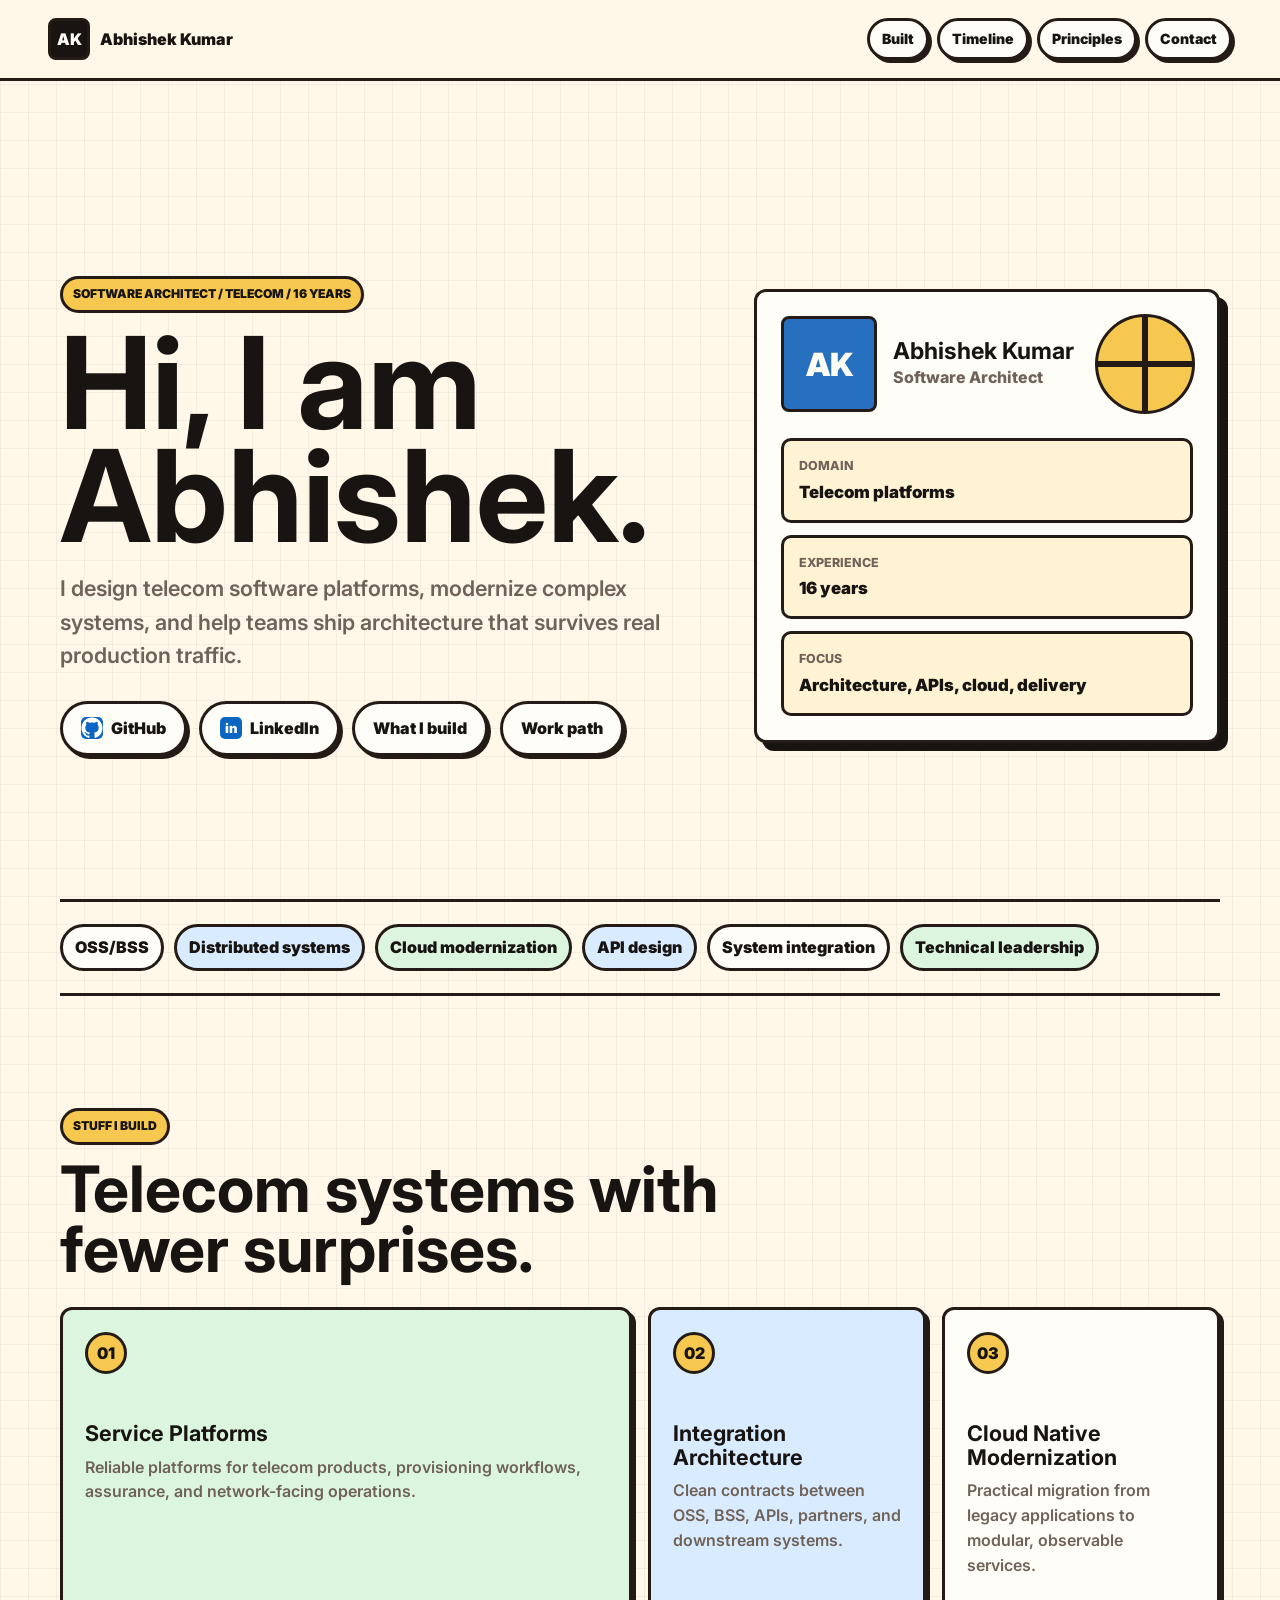
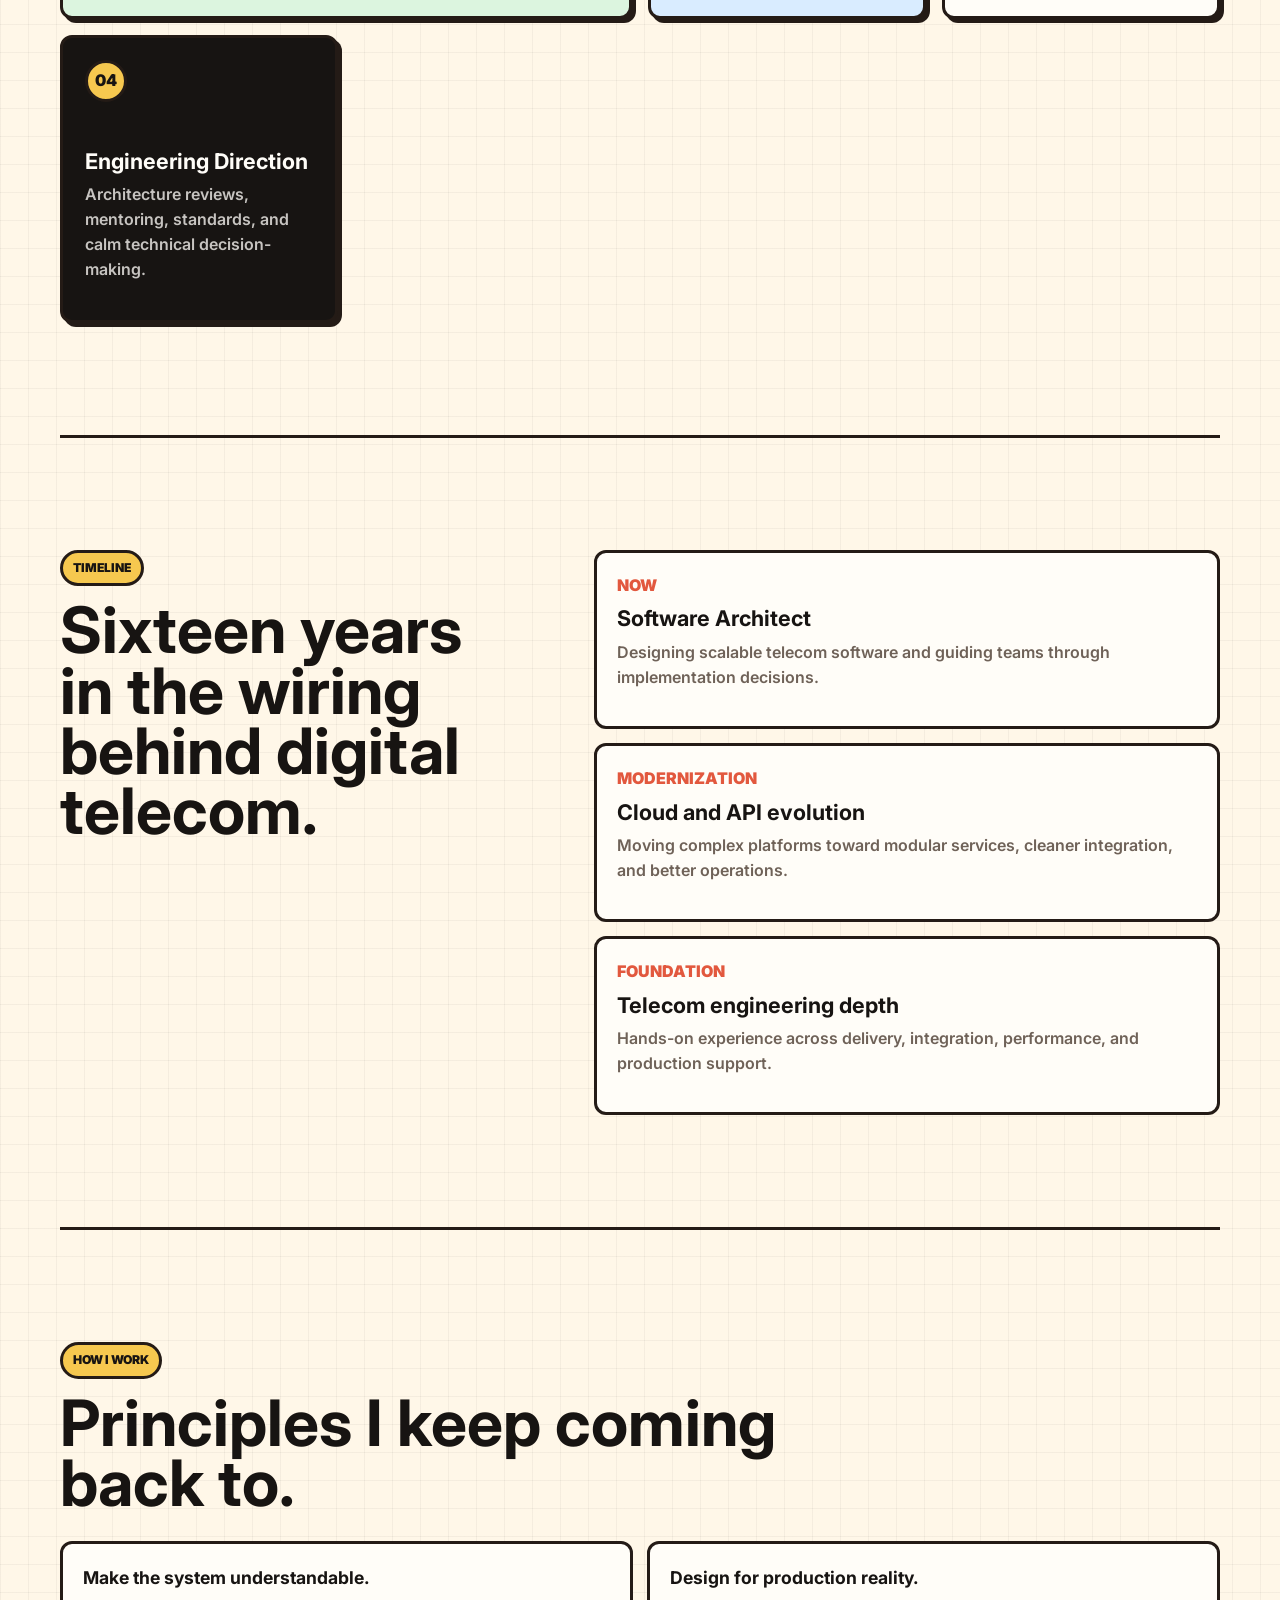
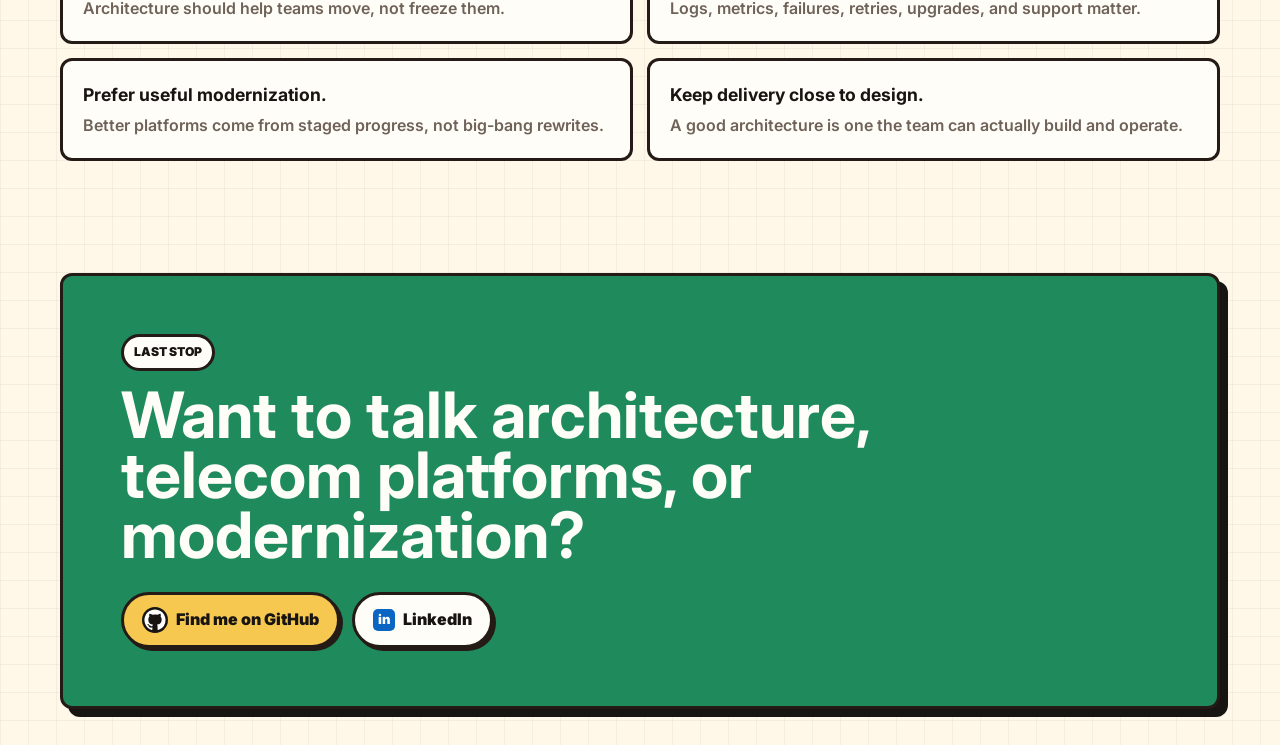
<file: index.html>
<!DOCTYPE html>
<html lang="en">
<head>
  <meta charset="UTF-8">
  <meta name="viewport" content="width=device-width, initial-scale=1.0">
  <meta name="description" content="Personal profile page for Abhishek Kumar, a software architect with 16 years of telecom domain experience.">
  <title>Abhishek Kumar | Software Architect</title>
  <link rel="preconnect" href="https://fonts.googleapis.com">
  <link rel="preconnect" href="https://fonts.gstatic.com" crossorigin>
  <link href="https://fonts.googleapis.com/css2?family=Inter:wght@400;500;600;700;800;900&display=swap" rel="stylesheet">
  <link rel="stylesheet" href="styles.css">
</head>
<body>
  <header class="topbar">
    <a class="brand" href="#top" aria-label="Abhishek Kumar home">
      <span class="brand-mark">AK</span>
      <span>Abhishek Kumar</span>
    </a>
    <nav class="nav" aria-label="Primary navigation">
      <a href="#built">Built</a>
      <a href="#timeline">Timeline</a>
      <a href="#principles">Principles</a>
      <a href="#contact">Contact</a>
    </nav>
  </header>

  <main id="top" class="page-shell">
    <section class="intro">
      <div class="intro-copy">
        <p class="tiny-label">Software Architect / Telecom / 16 years</p>
        <h1>Hi, I am Abhishek.</h1>
        <p class="lead">
          I design telecom software platforms, modernize complex systems, and help teams ship
          architecture that survives real production traffic.
        </p>
        <div class="quick-links" aria-label="Profile links">
          <a class="icon-link github-link" href="https://github.com/abhishekk86" aria-label="Abhishek Kumar on GitHub">
            <span class="github-icon" aria-hidden="true">
              <svg viewBox="0 0 24 24" focusable="false">
                <path d="M12 .5C5.65.5.5 5.65.5 12c0 5.08 3.29 9.39 7.86 10.91.58.11.79-.25.79-.56v-2.17c-3.2.7-3.87-1.38-3.87-1.38-.52-1.34-1.28-1.7-1.28-1.7-1.05-.72.08-.7.08-.7 1.16.08 1.77 1.19 1.77 1.19 1.03 1.77 2.7 1.26 3.36.96.1-.75.4-1.26.73-1.55-2.55-.29-5.23-1.28-5.23-5.68 0-1.26.45-2.28 1.18-3.08-.12-.29-.51-1.46.11-3.04 0 0 .96-.31 3.15 1.18A10.9 10.9 0 0 1 12 6c.97 0 1.95.13 2.86.38 2.18-1.49 3.14-1.18 3.14-1.18.63 1.58.23 2.75.11 3.04.74.8 1.18 1.82 1.18 3.08 0 4.41-2.69 5.38-5.25 5.67.42.36.78 1.06.78 2.14v3.22c0 .31.21.68.8.56A11.51 11.51 0 0 0 23.5 12C23.5 5.65 18.35.5 12 .5Z"></path>
              </svg>
            </span>
            GitHub
          </a>
          <a class="icon-link" href="https://linkedin.com/in/abhishekk86" aria-label="Abhishek Kumar on LinkedIn">
            <span aria-hidden="true">in</span>
            LinkedIn
          </a>
          <a href="#built">What I build</a>
          <a href="#timeline">Work path</a>
        </div>
      </div>

      <aside class="snapshot" aria-label="Profile snapshot">
        <div class="snapshot-header">
          <div class="avatar">AK</div>
          <div>
            <strong>Abhishek Kumar</strong>
            <span>Software Architect</span>
          </div>
        </div>
        <dl class="facts">
          <div>
            <dt>Domain</dt>
            <dd>Telecom platforms</dd>
          </div>
          <div>
            <dt>Experience</dt>
            <dd>16 years</dd>
          </div>
          <div>
            <dt>Focus</dt>
            <dd>Architecture, APIs, cloud, delivery</dd>
          </div>
        </dl>
      </aside>
    </section>

    <section class="ticker" aria-label="Core skills">
      <span>OSS/BSS</span>
      <span>Distributed systems</span>
      <span>Cloud modernization</span>
      <span>API design</span>
      <span>System integration</span>
      <span>Technical leadership</span>
    </section>

    <section id="built" class="section">
      <div class="section-title">
        <p class="tiny-label">Stuff I Build</p>
        <h2>Telecom systems with fewer surprises.</h2>
      </div>

      <div class="project-grid">
        <article class="project-card large-card">
          <span class="card-number">01</span>
          <h3>Service Platforms</h3>
          <p>
            Reliable platforms for telecom products, provisioning workflows, assurance, and
            network-facing operations.
          </p>
        </article>
        <article class="project-card accent-card">
          <span class="card-number">02</span>
          <h3>Integration Architecture</h3>
          <p>Clean contracts between OSS, BSS, APIs, partners, and downstream systems.</p>
        </article>
        <article class="project-card">
          <span class="card-number">03</span>
          <h3>Cloud Native Modernization</h3>
          <p>Practical migration from legacy applications to modular, observable services.</p>
        </article>
        <article class="project-card dark-card">
          <span class="card-number">04</span>
          <h3>Engineering Direction</h3>
          <p>Architecture reviews, mentoring, standards, and calm technical decision-making.</p>
        </article>
      </div>
    </section>

    <section id="timeline" class="section split-section">
      <div class="section-title">
        <p class="tiny-label">Timeline</p>
        <h2>Sixteen years in the wiring behind digital telecom.</h2>
      </div>

      <div class="timeline">
        <article>
          <span>Now</span>
          <h3>Software Architect</h3>
          <p>Designing scalable telecom software and guiding teams through implementation decisions.</p>
        </article>
        <article>
          <span>Modernization</span>
          <h3>Cloud and API evolution</h3>
          <p>Moving complex platforms toward modular services, cleaner integration, and better operations.</p>
        </article>
        <article>
          <span>Foundation</span>
          <h3>Telecom engineering depth</h3>
          <p>Hands-on experience across delivery, integration, performance, and production support.</p>
        </article>
      </div>
    </section>

    <section id="principles" class="section principles">
      <div class="section-title">
        <p class="tiny-label">How I Work</p>
        <h2>Principles I keep coming back to.</h2>
      </div>

      <div class="principle-list">
        <p><strong>Make the system understandable.</strong> Architecture should help teams move, not freeze them.</p>
        <p><strong>Design for production reality.</strong> Logs, metrics, failures, retries, upgrades, and support matter.</p>
        <p><strong>Prefer useful modernization.</strong> Better platforms come from staged progress, not big-bang rewrites.</p>
        <p><strong>Keep delivery close to design.</strong> A good architecture is one the team can actually build and operate.</p>
      </div>
    </section>

    <section id="contact" class="contact">
      <p class="tiny-label">Last stop</p>
      <h2>Want to talk architecture, telecom platforms, or modernization?</h2>
      <div class="contact-links">
        <a class="contact-link github-link" href="https://github.com/abhishekk86">
          <span class="github-icon" aria-hidden="true">
            <svg viewBox="0 0 24 24" focusable="false">
              <path d="M12 .5C5.65.5.5 5.65.5 12c0 5.08 3.29 9.39 7.86 10.91.58.11.79-.25.79-.56v-2.17c-3.2.7-3.87-1.38-3.87-1.38-.52-1.34-1.28-1.7-1.28-1.7-1.05-.72.08-.7.08-.7 1.16.08 1.77 1.19 1.77 1.19 1.03 1.77 2.7 1.26 3.36.96.1-.75.4-1.26.73-1.55-2.55-.29-5.23-1.28-5.23-5.68 0-1.26.45-2.28 1.18-3.08-.12-.29-.51-1.46.11-3.04 0 0 .96-.31 3.15 1.18A10.9 10.9 0 0 1 12 6c.97 0 1.95.13 2.86.38 2.18-1.49 3.14-1.18 3.14-1.18.63 1.58.23 2.75.11 3.04.74.8 1.18 1.82 1.18 3.08 0 4.41-2.69 5.38-5.25 5.67.42.36.78 1.06.78 2.14v3.22c0 .31.21.68.8.56A11.51 11.51 0 0 0 23.5 12C23.5 5.65 18.35.5 12 .5Z"></path>
            </svg>
          </span>
          Find me on GitHub
        </a>
        <a class="contact-link linkedin-link" href="https://linkedin.com/in/abhishekk86">
          <span aria-hidden="true">in</span>
          LinkedIn
        </a>
      </div>
    </section>
  </main>
</body>
</html>
</file>
<file: styles.css>
:root {
  --paper: #fff7e8;
  --ink: #171412;
  --muted: #6f6258;
  --line: #241b16;
  --green: #1f8b5c;
  --blue: #276fbf;
  --red: #e2583e;
  --yellow: #f6c84f;
  --white: #fffdf8;
  --shadow: 8px 8px 0 #171412;
}

* {
  box-sizing: border-box;
}

html {
  scroll-behavior: smooth;
}

body {
  margin: 0;
  min-width: 320px;
  color: var(--ink);
  background:
    linear-gradient(rgba(23, 20, 18, 0.045) 1px, transparent 1px),
    linear-gradient(90deg, rgba(23, 20, 18, 0.045) 1px, transparent 1px),
    var(--paper);
  background-size: 28px 28px;
  font-family: "Inter", Arial, sans-serif;
  line-height: 1.55;
}

a {
  color: inherit;
  text-decoration: none;
}

.topbar {
  position: sticky;
  top: 0;
  z-index: 20;
  display: flex;
  align-items: center;
  justify-content: space-between;
  gap: 20px;
  padding: 18px clamp(18px, 4vw, 48px);
  background: rgba(255, 247, 232, 0.92);
  border-bottom: 3px solid var(--line);
  backdrop-filter: blur(12px);
}

.brand,
.nav,
.quick-links,
.snapshot-header {
  display: flex;
  align-items: center;
}

.brand {
  gap: 10px;
  font-weight: 900;
}

.brand-mark,
.avatar {
  display: grid;
  place-items: center;
  color: var(--white);
  background: var(--ink);
  border: 3px solid var(--line);
  border-radius: 8px;
  font-weight: 900;
}

.brand-mark {
  width: 42px;
  height: 42px;
}

.nav {
  flex-wrap: wrap;
  justify-content: flex-end;
  gap: 8px;
}

.nav a,
.quick-links a,
.contact-link {
  border: 3px solid var(--line);
  border-radius: 999px;
  background: var(--white);
  font-weight: 900;
  box-shadow: 3px 3px 0 var(--line);
  transition: transform 160ms ease, box-shadow 160ms ease;
}

.nav a {
  padding: 7px 12px;
  font-size: 0.88rem;
}

.nav a:hover,
.quick-links a:hover,
.contact-link:hover,
.project-card:hover {
  transform: translate(-2px, -2px);
  box-shadow: 5px 5px 0 var(--line);
}

.page-shell {
  width: min(1160px, calc(100% - 32px));
  margin: 0 auto;
}

.intro {
  display: grid;
  grid-template-columns: minmax(0, 1.15fr) minmax(300px, 0.85fr);
  gap: clamp(28px, 5vw, 64px);
  align-items: center;
  min-height: calc(100vh - 82px);
  padding: clamp(44px, 7vw, 86px) 0 34px;
}

.tiny-label {
  display: inline-block;
  margin: 0 0 14px;
  padding: 6px 10px;
  border: 3px solid var(--line);
  border-radius: 999px;
  background: var(--yellow);
  font-size: 0.76rem;
  font-weight: 900;
  text-transform: uppercase;
}

h1,
h2,
h3,
p {
  margin-top: 0;
}

h1 {
  max-width: 780px;
  margin-bottom: 20px;
  font-size: clamp(3.5rem, 10vw, 8.4rem);
  line-height: 0.88;
  letter-spacing: 0;
}

h2 {
  margin-bottom: 0;
  font-size: clamp(2.1rem, 5vw, 4.8rem);
  line-height: 0.94;
  letter-spacing: 0;
}

h3 {
  margin-bottom: 9px;
  font-size: 1.35rem;
  line-height: 1.1;
}

.lead {
  max-width: 650px;
  color: var(--muted);
  font-size: clamp(1.1rem, 2vw, 1.35rem);
  font-weight: 600;
}

.quick-links {
  flex-wrap: wrap;
  gap: 12px;
  margin-top: 28px;
}

.quick-links a,
.contact-link {
  display: inline-flex;
  align-items: center;
  justify-content: center;
  gap: 8px;
  padding: 12px 18px;
}

.icon-link span,
.linkedin-link span {
  display: grid;
  width: 22px;
  height: 22px;
  place-items: center;
  border-radius: 5px;
  background: #0a66c2;
  color: #fff;
  font-size: 0.82rem;
  font-weight: 900;
  line-height: 1;
}

.github-icon {
  display: grid;
  width: 26px;
  height: 26px;
  place-items: center;
  border-radius: 50%;
  background: #171412;
  color: #ffffff;
}

.github-icon svg {
  width: 22px;
  height: 22px;
  fill: currentColor;
}

.snapshot {
  position: relative;
  padding: 24px;
  border: 3px solid var(--line);
  border-radius: 12px;
  background: var(--white);
  box-shadow: var(--shadow);
}

.snapshot::before {
  content: "";
  position: absolute;
  top: 22px;
  right: 22px;
  width: 94px;
  height: 94px;
  border: 3px solid var(--line);
  border-radius: 50%;
  background:
    linear-gradient(90deg, transparent 47%, var(--line) 47%, var(--line) 53%, transparent 53%),
    linear-gradient(transparent 47%, var(--line) 47%, var(--line) 53%, transparent 53%),
    var(--yellow);
}

.snapshot-header {
  position: relative;
  z-index: 1;
  gap: 16px;
  margin-bottom: 26px;
}

.snapshot-header strong,
.snapshot-header span {
  display: block;
}

.snapshot-header strong {
  font-size: 1.45rem;
  line-height: 1.1;
}

.snapshot-header span,
.facts dt {
  color: var(--muted);
  font-weight: 800;
}

.avatar {
  width: 96px;
  height: 96px;
  flex: 0 0 auto;
  background: var(--blue);
  font-size: 2rem;
}

.facts {
  position: relative;
  z-index: 1;
  display: grid;
  gap: 12px;
  margin: 0;
}

.facts div {
  padding: 15px;
  border: 3px solid var(--line);
  border-radius: 10px;
  background: #fff3d4;
}

.facts dt {
  font-size: 0.78rem;
  text-transform: uppercase;
}

.facts dd {
  margin: 3px 0 0;
  font-size: 1.05rem;
  font-weight: 900;
}

.ticker {
  display: flex;
  flex-wrap: wrap;
  gap: 10px;
  padding: 22px 0;
  border-top: 3px solid var(--line);
  border-bottom: 3px solid var(--line);
}

.ticker span {
  padding: 8px 12px;
  border: 3px solid var(--line);
  border-radius: 999px;
  background: var(--white);
  font-weight: 900;
}

.ticker span:nth-child(2n) {
  background: #d9ecff;
}

.ticker span:nth-child(3n) {
  background: #dcf5df;
}

.section {
  padding: clamp(64px, 9vw, 112px) 0;
}

.section-title {
  max-width: 820px;
  margin-bottom: 28px;
}

.project-grid {
  display: grid;
  grid-template-columns: repeat(4, 1fr);
  gap: 16px;
}

.project-card {
  min-height: 260px;
  padding: 22px;
  border: 3px solid var(--line);
  border-radius: 12px;
  background: var(--white);
  box-shadow: 4px 4px 0 var(--line);
  transition: transform 160ms ease, box-shadow 160ms ease;
}

.large-card {
  grid-column: span 2;
  background: #dcf5df;
}

.accent-card {
  background: #d9ecff;
}

.dark-card {
  color: var(--white);
  background: var(--ink);
}

.project-card p,
.timeline p,
.principle-list p {
  color: var(--muted);
  font-weight: 600;
}

.dark-card p {
  color: rgba(255, 253, 248, 0.76);
}

.card-number {
  display: inline-grid;
  width: 42px;
  height: 42px;
  place-items: center;
  margin-bottom: 48px;
  border: 3px solid var(--line);
  border-radius: 50%;
  background: var(--yellow);
  color: var(--ink);
  font-weight: 900;
}

.split-section {
  display: grid;
  grid-template-columns: minmax(260px, 0.85fr) minmax(0, 1.15fr);
  gap: clamp(28px, 6vw, 72px);
  border-top: 3px solid var(--line);
}

.timeline {
  display: grid;
  gap: 14px;
}

.timeline article {
  padding: 20px;
  border: 3px solid var(--line);
  border-radius: 12px;
  background: var(--white);
}

.timeline span {
  display: block;
  margin-bottom: 10px;
  color: var(--red);
  font-weight: 900;
  text-transform: uppercase;
}

.principles {
  border-top: 3px solid var(--line);
}

.principle-list {
  display: grid;
  grid-template-columns: repeat(2, 1fr);
  gap: 14px;
}

.principle-list p {
  margin: 0;
  padding: 20px;
  border: 3px solid var(--line);
  border-radius: 12px;
  background: var(--white);
}

.principle-list strong {
  display: block;
  margin-bottom: 5px;
  color: var(--ink);
  font-size: 1.1rem;
}

.contact {
  margin-bottom: 36px;
  padding: clamp(34px, 6vw, 58px);
  border: 3px solid var(--line);
  border-radius: 12px;
  background: var(--green);
  color: var(--white);
  box-shadow: var(--shadow);
}

.contact .tiny-label {
  background: var(--white);
  color: var(--ink);
}

.contact h2 {
  max-width: 880px;
  margin-bottom: 26px;
}

.contact-link {
  display: inline-flex;
  background: var(--yellow);
  color: var(--ink);
}

.contact-links {
  display: flex;
  flex-wrap: wrap;
  gap: 12px;
}

.linkedin-link {
  background: var(--white);
}

@media (max-width: 900px) {
  .intro,
  .split-section {
    grid-template-columns: 1fr;
  }

  .intro {
    min-height: auto;
  }

  .project-grid,
  .principle-list {
    grid-template-columns: repeat(2, 1fr);
  }
}

@media (max-width: 640px) {
  .topbar {
    position: static;
    align-items: flex-start;
    flex-direction: column;
  }

  .nav {
    justify-content: flex-start;
  }

  .snapshot::before {
    width: 66px;
    height: 66px;
  }

  .snapshot-header {
    align-items: flex-start;
    flex-direction: column;
  }

  .project-grid,
  .principle-list {
    grid-template-columns: 1fr;
  }

  .large-card {
    grid-column: auto;
  }

  .quick-links {
    align-items: stretch;
    flex-direction: column;
  }

  .quick-links a,
  .contact-link {
    text-align: center;
  }
}
</file>
